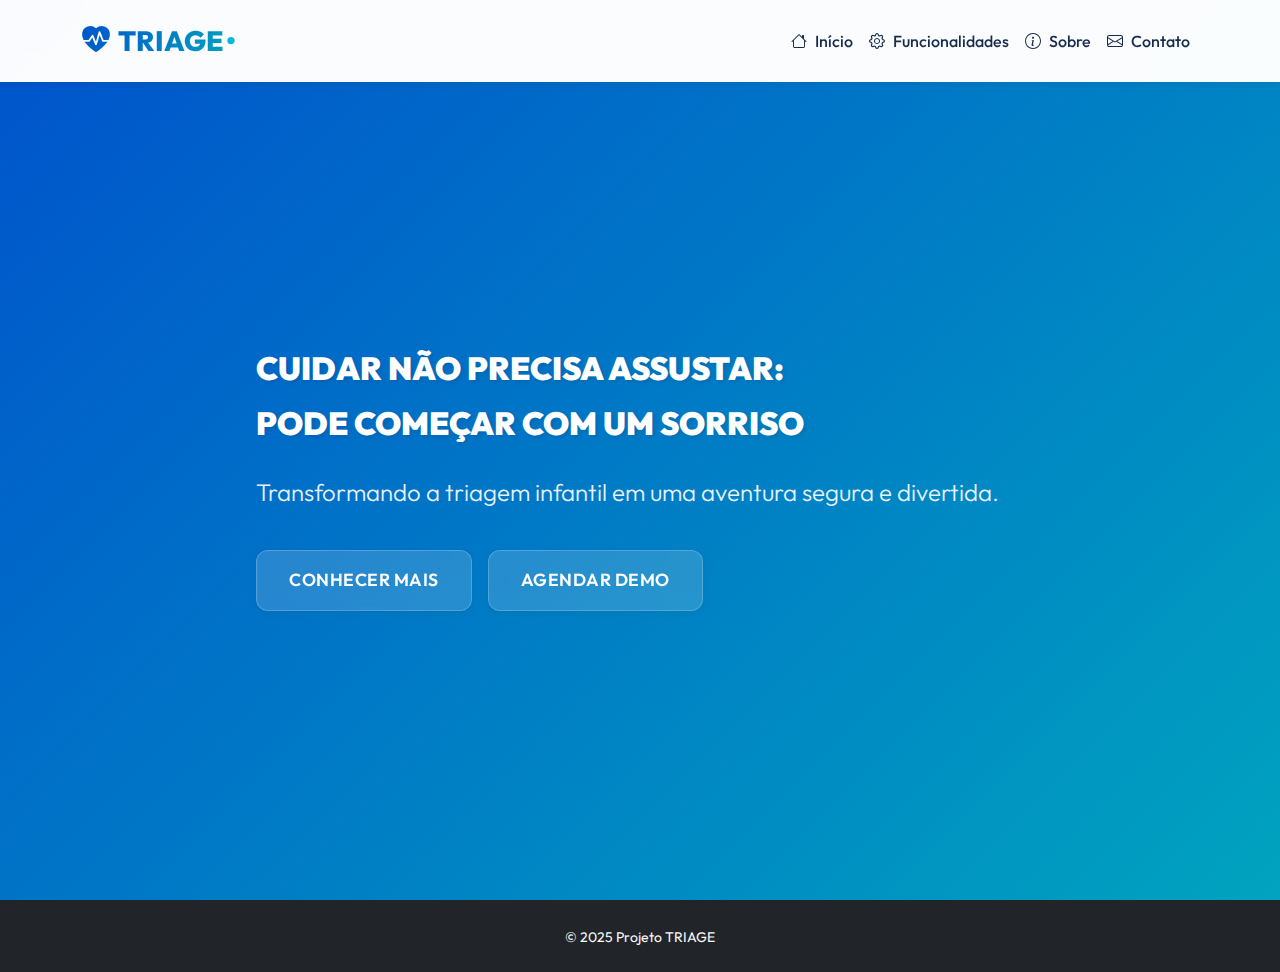
<file: index.html>
<!DOCTYPE html>
<html lang="pt-BR">
<head>
  <meta charset="UTF-8">
  <meta name="viewport" content="width=device-width, initial-scale=1">
  <title>TRIAGE Totem - Início</title>
  <link href="https://cdn.jsdelivr.net/npm/bootstrap@5.3.0/dist/css/bootstrap.min.css" rel="stylesheet">
  <link rel="stylesheet" href="https://cdn.jsdelivr.net/npm/bootstrap-icons@1.11.0/font/bootstrap-icons.css">
  <link href="style/index.css" rel="stylesheet">
  <link href="https://fonts.googleapis.com/css2?family=Outfit:wght@300;400;600;700;900&display=swap" rel="stylesheet">
</head>
<body>
  <nav class="navbar navbar-expand-lg fixed-top">
    <div class="container">
      <a class="navbar-brand d-flex align-items-center gap-2" href="/">
        <i class="bi bi-heart-pulse-fill"></i>
        TRIAGE
      </a>
      <button class="navbar-toggler border-0" type="button" data-bs-toggle="collapse" data-bs-target="#navbarNav">
        <i class="bi bi-list"></i>
      </button>
      <div class="collapse navbar-collapse" id="navbarNav">
        <ul class="navbar-nav ms-auto">
          <li class="nav-item">
            <a class="nav-link d-flex align-items-center gap-2" href="index.html">
              <i class="bi bi-house"></i> Início
            </a>
          </li>
          <li class="nav-item">
            <a class="nav-link d-flex align-items-center gap-2" href="funcionalidades.html">
              <i class="bi bi-gear"></i> Funcionalidades
            </a>
          </li>
          <li class="nav-item">
            <a class="nav-link d-flex align-items-center gap-2" href="sobre.html">
              <i class="bi bi-info-circle"></i> Sobre
            </a>
          </li>
          <li class="nav-item">
            <a class="nav-link d-flex align-items-center gap-2" href="contato.html">
              <i class="bi bi-envelope"></i> Contato
            </a>
          </li>
        </ul>
      </div>
    </div>
  </nav>

  <section class="hero">
    <div class="container">
      <div class="hero-content text-center text-lg-start" data-aos="fade-up">
        <div class="hero-titles">
          <h1>CUIDAR NÃO PRECISA ASSUSTAR:</h1>
          <h1>PODE COMEÇAR COM UM SORRISO</h1>
        </div>
        <p class="lead">Transformando a triagem infantil em uma aventura segura e divertida.</p>
        <div class="d-flex gap-3 justify-content-center justify-content-lg-start">
          <a href="funcionalidades.html" class="btn btn-light">Conhecer mais</a>
          <a href="contato.html" class="btn btn-light">Agendar Demo</a>
        </div>
      </div>
    </div>
  </section>

  <footer class="bg-dark text-light py-4">
    <div class="container text-center">
      <small>© 2025 Projeto TRIAGE</small>
    </div>
  </footer>

  <script src="https://cdn.jsdelivr.net/npm/bootstrap@5.3.0/dist/js/bootstrap.bundle.min.js"></script>
  <script src="script/main.js"></script>
</body>
</html>
</file>
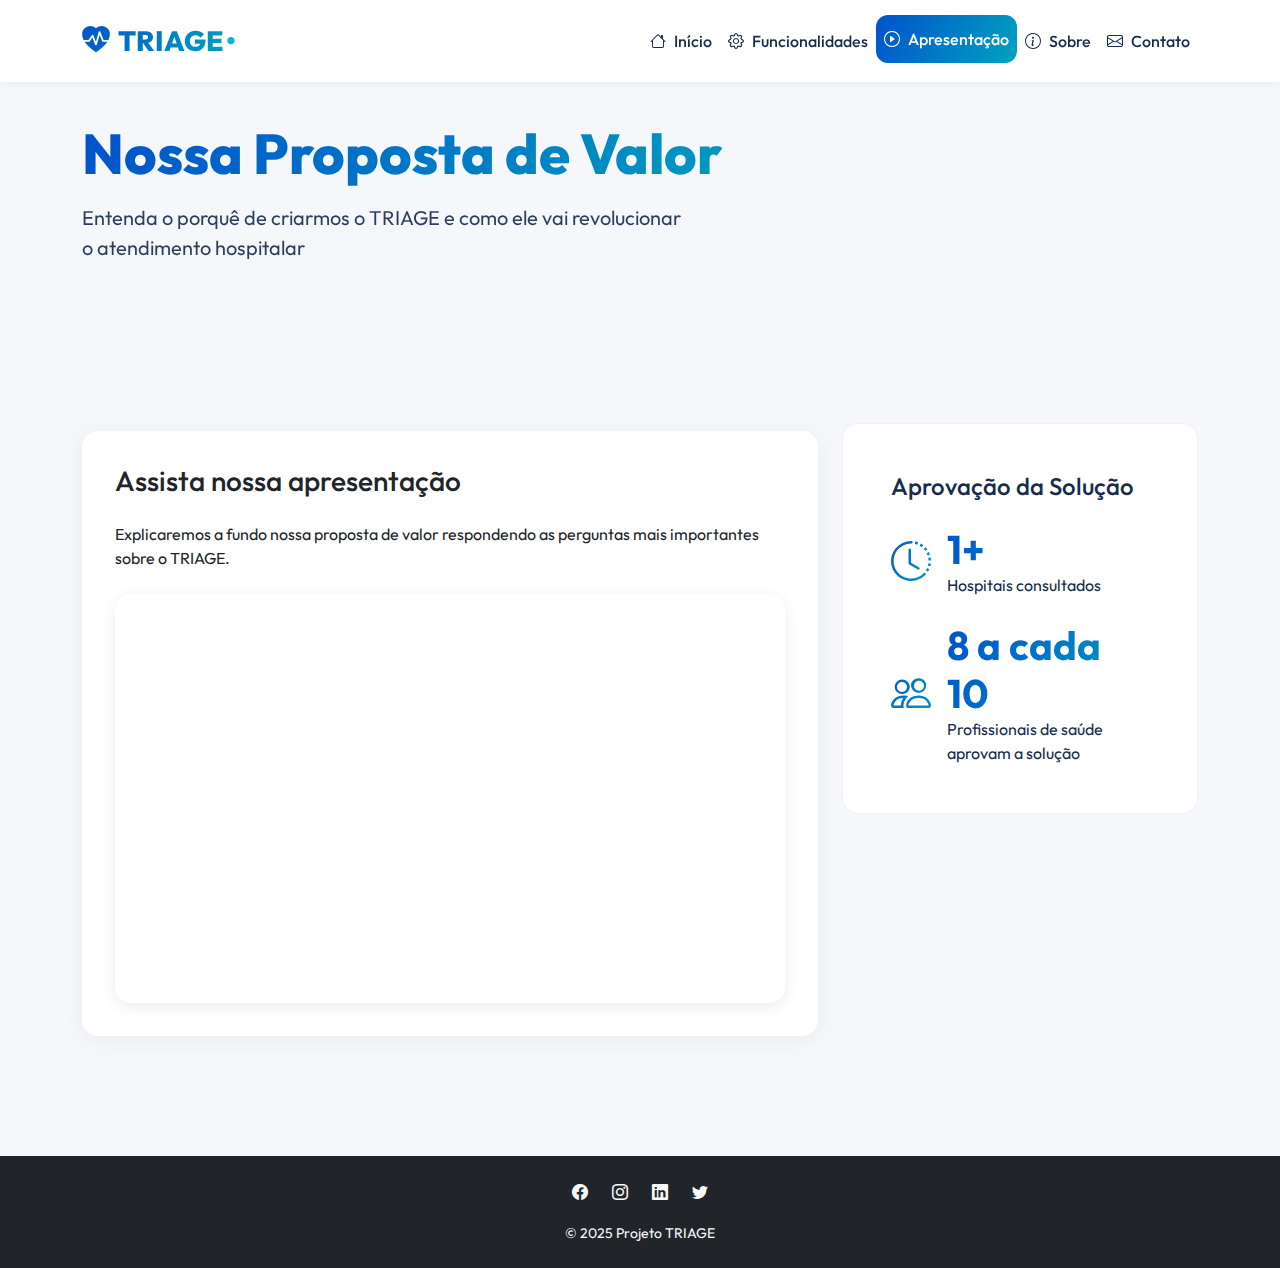
<file: apresentacao.html>
<!DOCTYPE html>
<html lang="pt-BR">
<head>
  <meta charset="UTF-8">
  <meta name="viewport" content="width=device-width, initial-scale=1">
  <title>Sobre - TRIAGE Totem</title>
  <link href="https://cdn.jsdelivr.net/npm/bootstrap@5.3.0/dist/css/bootstrap.min.css" rel="stylesheet">
  <link rel="stylesheet" href="https://cdn.jsdelivr.net/npm/bootstrap-icons@1.11.0/font/bootstrap-icons.css">
  <link href="style/index.css" rel="stylesheet">
  <link href="https://fonts.googleapis.com/css2?family=Outfit:wght@300;400;600;700;900&display=swap" rel="stylesheet">
</head>
<body>
  <nav class="navbar navbar-expand-lg fixed-top">
    <div class="container">
      <a class="navbar-brand d-flex align-items-center gap-2" href="/">
        <i class="bi bi-heart-pulse-fill"></i>
        TRIAGE
      </a>
      <button class="navbar-toggler border-0" type="button" data-bs-toggle="collapse" data-bs-target="#navbarNav">
        <i class="bi bi-list"></i>
      </button>
      <div class="collapse navbar-collapse" id="navbarNav">
        <ul class="navbar-nav ms-auto">
          <li class="nav-item">
            <a class="nav-link d-flex align-items-center gap-2" href="index.html">
              <i class="bi bi-house"></i> Início
            </a>
          </li>
          <li class="nav-item">
            <a class="nav-link d-flex align-items-center gap-2" href="funcionalidades.html">
              <i class="bi bi-gear"></i> Funcionalidades
            </a>
          </li>
          <li class="nav-item">
            <a class="nav-link active d-flex align-items-center gap-2" href="apresentacao.html">
              <i class="bi bi-play-circle"></i> Apresentação
            </a>
          </li>
          <li class="nav-item">
            <a class="nav-link d-flex align-items-center gap-2" href="sobre.html">
              <i class="bi bi-info-circle"></i> Sobre
            </a>
          </li>
          <li class="nav-item">
            <a class="nav-link d-flex align-items-center gap-2" href="contato.html">
              <i class="bi bi-envelope"></i> Contato
            </a>
          </li>
        </ul>
      </div>
    </div>
  </nav>

  <section class="page-header">
    <div class="container">
      <div class="row">
        <div class="col-lg-8">
          <h1 class="animate-slide-up">Nossa Proposta de Valor</h1>
          <p class="animate-slide-up delay-1">Entenda o porquê de criarmos o TRIAGE e como ele vai revolucionar o atendimento hospitalar</p>
        </div>
      </div>
    </div>
  </section>

  <section class="section">
    <div class="container">
      <div class="row g-4">
        <div class="col-lg-8">
          <div class="card animate-slide-up">
            <div class="card-body">
              <h2 class="h3 mb-4">Assista nossa apresentação</h2>
              <p>Explicaremos a fundo nossa proposta de valor respondendo as perguntas mais importantes sobre o TRIAGE.</p>
              
              <div class="video-container mt-4">
                <div class="ratio ratio-16x9">
                  <iframe 
                    src="https://www.youtube.com/embed/AJjW5NfrRlo" 
                    title="Pitch do TRIAGE" 
                    frameborder="0" 
                    allow="accelerometer; autoplay; clipboard-write; encrypted-media; gyroscope; picture-in-picture" 
                    allowfullscreen>
                  </iframe>
                </div>
              </div>
            </div>
          </div>
        </div>
        
        <div class="col-lg-4">
          <div class="stats-card animate-slide-up delay-1">
            <div class="card-body">
              <h3 class="h4 mb-4">Aprovação da Solução</h3>
              <div class="d-flex align-items-center mb-4">
                <i class="bi bi-clock-history icon me-3"></i>
                <div>
                  <h4 class="h2 mb-0">1+</h4>
                  <p class="mb-0">Hospitais consultados</p>
                </div>
              </div>
              <div class="d-flex align-items-center">
                <i class="bi bi-people icon me-3"></i>
                <div>
                  <h4 class="h2 mb-0">8 a cada 10</h4>
                  <p class="mb-0">Profissionais de saúde aprovam a solução</p>
                </div>
              </div>
            </div>
          </div>
        </div>
      </div>
    </div>
  </section>

  <footer class="bg-dark text-light py-4 mt-5">
    <div class="container text-center">
      <div class="d-flex justify-content-center gap-4 mb-3">
        <a href="#" class="text-light"><i class="bi bi-facebook"></i></a>
        <a href="#" class="text-light"><i class="bi bi-instagram"></i></a>
        <a href="#" class="text-light"><i class="bi bi-linkedin"></i></a>
        <a href="#" class="text-light"><i class="bi bi-twitter"></i></a>
      </div>
      <small>© 2025 Projeto TRIAGE</small>
    </div>
  </footer>

  <script src="https://cdn.jsdelivr.net/npm/bootstrap@5.3.0/dist/js/bootstrap.bundle.min.js"></script>
  <script src="script/main.js"></script>
  <script>
    // Adiciona classe scrolled na navbar quando rolar a página
    window.addEventListener('scroll', function() {
      const navbar = document.querySelector('.navbar');
      if (window.scrollY > 50) {
        navbar.classList.add('scrolled');
      } else {
        navbar.classList.remove('scrolled');
      }
    });
  </script>
</body>
</html>
</file>
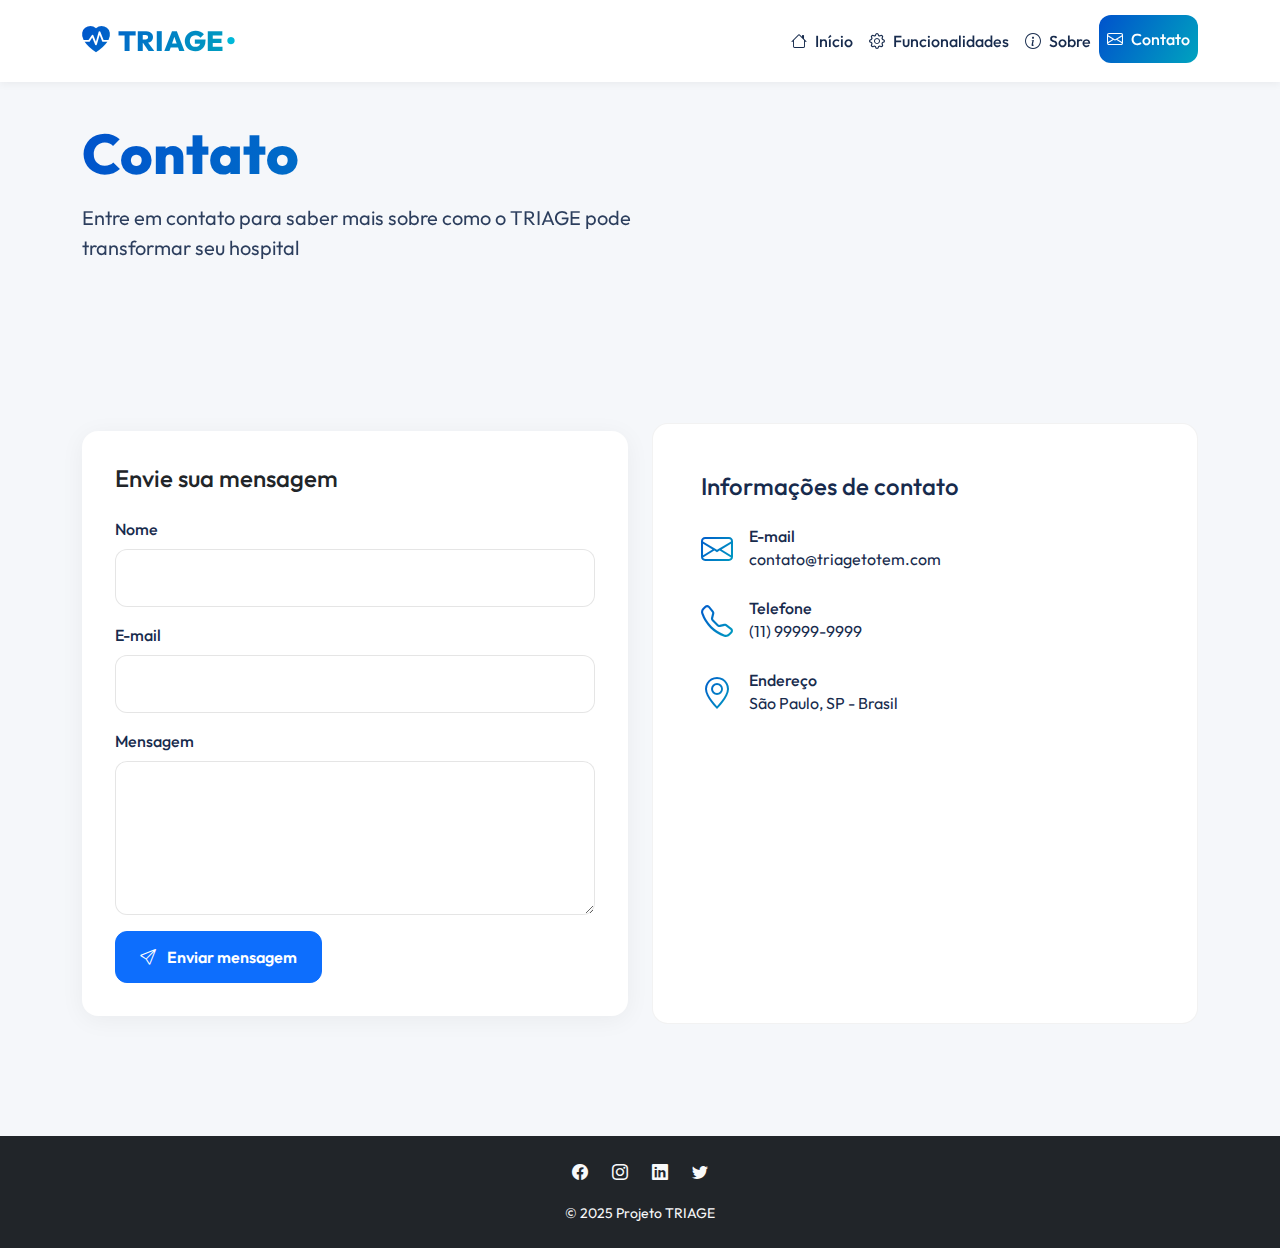
<file: contato.html>
<!DOCTYPE html>
<html lang="pt-BR">
<head>
  <meta charset="UTF-8">
  <meta name="viewport" content="width=device-width, initial-scale=1">
  <title>Contato - TRIAGE Totem</title>
  <link href="https://cdn.jsdelivr.net/npm/bootstrap@5.3.0/dist/css/bootstrap.min.css" rel="stylesheet">
  <link rel="stylesheet" href="https://cdn.jsdelivr.net/npm/bootstrap-icons@1.11.0/font/bootstrap-icons.css">
  <link href="style/index.css" rel="stylesheet">
  <link href="https://fonts.googleapis.com/css2?family=Outfit:wght@300;400;600;700;900&display=swap" rel="stylesheet">
</head>
<body>
  <nav class="navbar navbar-expand-lg fixed-top">
    <div class="container">
      <a class="navbar-brand d-flex align-items-center gap-2" href="/">
        <i class="bi bi-heart-pulse-fill"></i>
        TRIAGE
      </a>
      <button class="navbar-toggler border-0" type="button" data-bs-toggle="collapse" data-bs-target="#navbarNav">
        <i class="bi bi-list"></i>
      </button>
      <div class="collapse navbar-collapse" id="navbarNav">
        <ul class="navbar-nav ms-auto">
          <li class="nav-item">
            <a class="nav-link d-flex align-items-center gap-2" href="index.html">
              <i class="bi bi-house"></i> Início
            </a>
          </li>
          <li class="nav-item">
            <a class="nav-link d-flex align-items-center gap-2" href="funcionalidades.html">
              <i class="bi bi-gear"></i> Funcionalidades
            </a>
          </li>
          <li class="nav-item">
            <a class="nav-link d-flex align-items-center gap-2" href="sobre.html">
              <i class="bi bi-info-circle"></i> Sobre
            </a>
          </li>
          <li class="nav-item">
            <a class="nav-link active d-flex align-items-center gap-2" href="contato.html">
              <i class="bi bi-envelope"></i> Contato
            </a>
          </li>
        </ul>
      </div>
    </div>
  </nav>

  <section class="page-header">
    <div class="container">
      <div class="row">
        <div class="col-lg-8">
          <h1 class="animate-slide-up">Contato</h1>
          <p class="animate-slide-up delay-1">Entre em contato para saber mais sobre como o TRIAGE pode transformar seu hospital</p>
        </div>
      </div>
    </div>
  </section>

  <section class="section">
    <div class="container">
      <div class="row g-4">
        <div class="col-lg-6">
          <div class="card animate-slide-up">
            <div class="card-body">
              <h2 class="h4 mb-4">Envie sua mensagem</h2>
              <form class="contact-form">
                <div class="mb-3">
                  <label class="form-label">Nome</label>
                  <input type="text" class="form-control" required>
                </div>
                <div class="mb-3">
                  <label class="form-label">E-mail</label>
                  <input type="email" class="form-control" required>
                </div>
                <div class="mb-3">
                  <label class="form-label">Mensagem</label>
                  <textarea class="form-control" rows="5" required></textarea>
                </div>
                <button type="submit" class="btn btn-primary">
                  <i class="bi bi-send me-2"></i>
                  Enviar mensagem
                </button>
              </form>
            </div>
          </div>
        </div>
        
        <div class="col-lg-6">
          <div class="contact-info-card animate-slide-up delay-1">
            <div class="card-body">
              <h3 class="h4 mb-4">Informações de contato</h3>
              <div class="d-flex align-items-center mb-4">
                <i class="bi bi-envelope icon me-3"></i>
                <div>
                  <h4 class="h6 mb-0">E-mail</h4>
                  <p class="mb-0">contato@triagetotem.com</p>
                </div>
              </div>
              <div class="d-flex align-items-center mb-4">
                <i class="bi bi-telephone icon me-3"></i>
                <div>
                  <h4 class="h6 mb-0">Telefone</h4>
                  <p class="mb-0">(11) 99999-9999</p>
                </div>
              </div>
              <div class="d-flex align-items-center">
                <i class="bi bi-geo-alt icon me-3"></i>
                <div>
                  <h4 class="h6 mb-0">Endereço</h4>
                  <p class="mb-0">São Paulo, SP - Brasil</p>
                </div>
              </div>
            </div>
          </div>
        </div>
      </div>
    </div>
  </section>

  <footer class="bg-dark text-light py-4 mt-5">
    <div class="container text-center">
      <div class="d-flex justify-content-center gap-4 mb-3">
        <a href="#" class="text-light"><i class="bi bi-facebook"></i></a>
        <a href="#" class="text-light"><i class="bi bi-instagram"></i></a>
        <a href="#" class="text-light"><i class="bi bi-linkedin"></i></a>
        <a href="#" class="text-light"><i class="bi bi-twitter"></i></a>
      </div>
      <small>© 2025 Projeto TRIAGE</small>
    </div>
  </footer>

  <script src="https://cdn.jsdelivr.net/npm/bootstrap@5.3.0/dist/js/bootstrap.bundle.min.js"></script>
  <script src="script/main.js"></script>
  <script>
    // Adiciona classe scrolled na navbar quando rolar a página
    window.addEventListener('scroll', function() {
      const navbar = document.querySelector('.navbar');
      if (window.scrollY > 50) {
        navbar.classList.add('scrolled');
      } else {
        navbar.classList.remove('scrolled');
      }
    });
  </script>
</body>
</html>
</file>
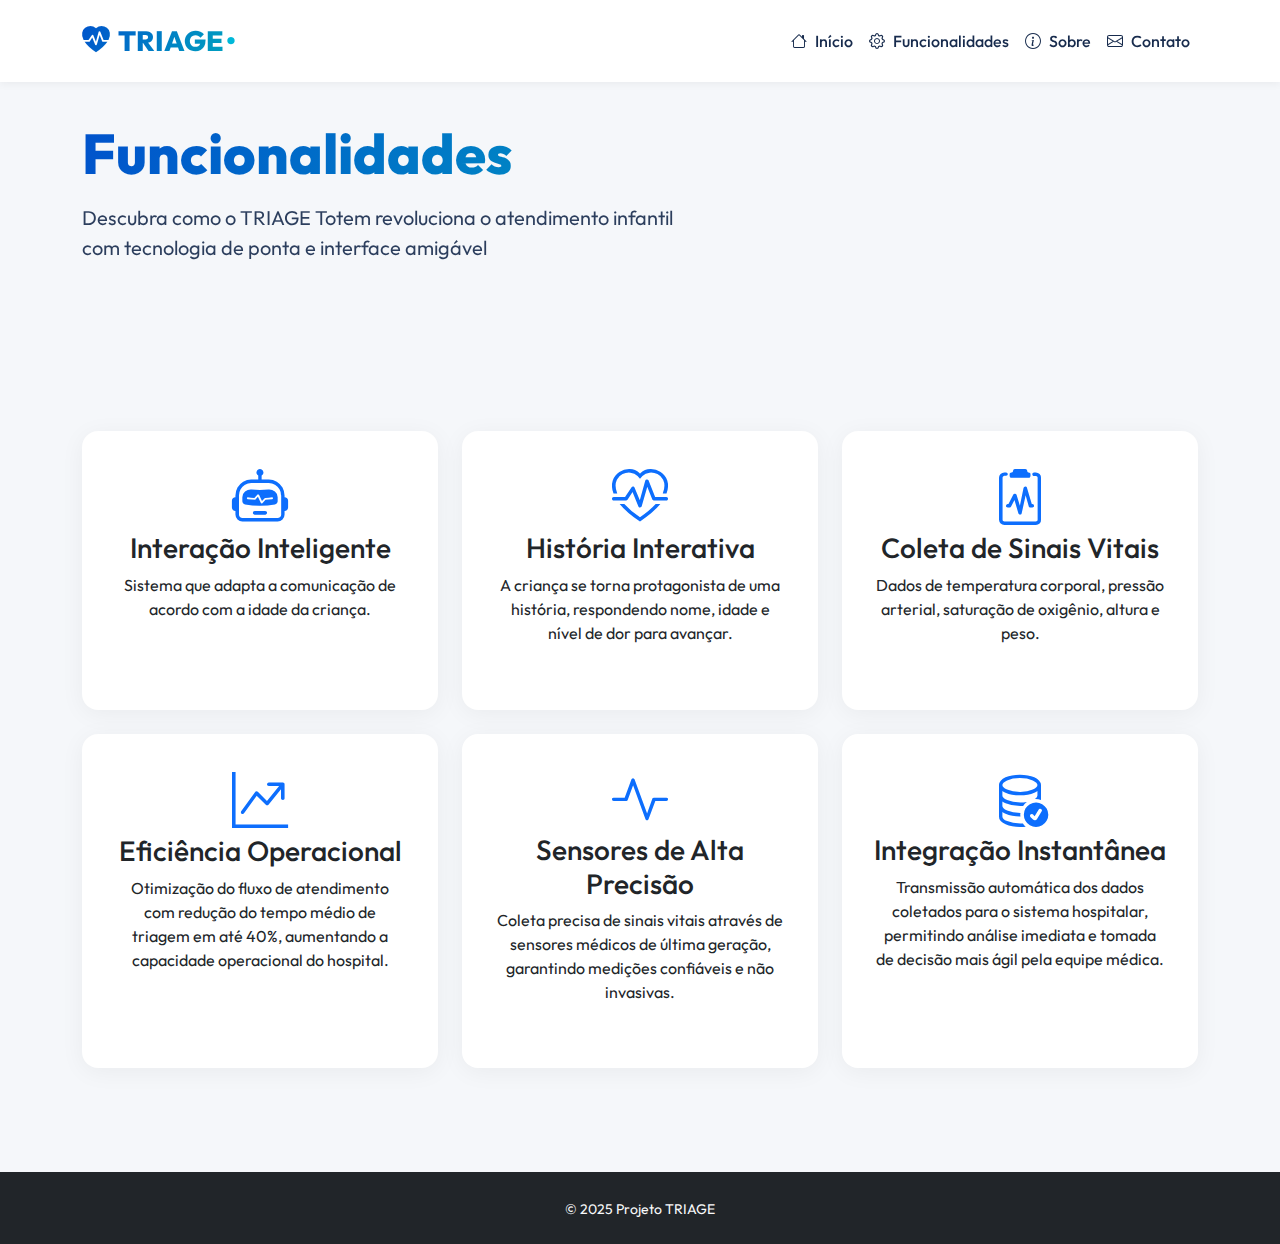
<file: funcionalidades.html>
<!DOCTYPE html>
<html lang="pt-BR">
<head>
  <meta charset="UTF-8">
  <meta name="viewport" content="width=device-width, initial-scale=1">
  <title>Funcionalidades - TRIAGE Totem</title>
  <link href="https://cdn.jsdelivr.net/npm/bootstrap@5.3.0/dist/css/bootstrap.min.css" rel="stylesheet">
  <link rel="stylesheet" href="https://cdn.jsdelivr.net/npm/bootstrap-icons@1.11.0/font/bootstrap-icons.css">
  <link href="style/index.css" rel="stylesheet">
  <link href="https://fonts.googleapis.com/css2?family=Outfit:wght@300;400;600;700;900&display=swap" rel="stylesheet">
</head>
<body>
  <nav class="navbar navbar-expand-lg fixed-top">
    <div class="container">
      <a class="navbar-brand d-flex align-items-center gap-2" href="/">
        <i class="bi bi-heart-pulse-fill"></i>
        TRIAGE
      </a>
      <button class="navbar-toggler border-0" type="button" data-bs-toggle="collapse" data-bs-target="#navbarNav">
        <i class="bi bi-list"></i>
      </button>
      <div class="collapse navbar-collapse" id="navbarNav">
        <ul class="navbar-nav ms-auto">
          <li class="nav-item">
            <a class="nav-link d-flex align-items-center gap-2" href="index.html">
              <i class="bi bi-house"></i> Início
            </a>
          </li>
          <li class="nav-item">
            <a class="nav-link d-flex align-items-center gap-2" href="funcionalidades.html">
              <i class="bi bi-gear"></i> Funcionalidades
            </a>
          </li>
          <li class="nav-item">
            <a class="nav-link d-flex align-items-center gap-2" href="sobre.html">
              <i class="bi bi-info-circle"></i> Sobre
            </a>
          </li>
          <li class="nav-item">
            <a class="nav-link d-flex align-items-center gap-2" href="contato.html">
              <i class="bi bi-envelope"></i> Contato
            </a>
          </li>
        </ul>
      </div>
    </div>
  </nav>

  <section class="page-header">
    <div class="container">
      <div class="row">
        <div class="col-lg-8">
          <h1>Funcionalidades</h1>
          <p>Descubra como o TRIAGE Totem revoluciona o atendimento infantil com tecnologia de ponta e interface amigável</p>
        </div>
      </div>
    </div>
  </section>

  <section class="section">
    <div class="container">
      <div class="row g-4">

        <div class="col-lg-4 col-md-6" data-aos="fade-up">
          <div class="card h-100">
            <div class="card-body text-center">
              <i class="bi bi-robot text-primary display-4 mb-3"></i>
              <h3>Interação Inteligente</h3>
              <p>Sistema que adapta a comunicação de acordo com a idade da criança.</p>
            </div>
          </div>
        </div>

        <div class="col-lg-4 col-md-6" data-aos="fade-up">
          <div class="card h-100">
            <div class="card-body text-center">
              <i class="bi bi-heart-pulse text-primary display-4 mb-3"></i>
              <h3>História Interativa</h3>
              <p>A criança se torna protagonista de uma história, respondendo nome, idade e nível de dor para avançar.</p>
            </div>
          </div>
        </div>

        <div class="col-lg-4 col-md-6" data-aos="fade-up">
          <div class="card h-100">
            <div class="card-body text-center">
              <i class="bi bi-clipboard2-pulse text-primary display-4 mb-3"></i>
              <h3>Coleta de Sinais Vitais</h3>
              <p>Dados de temperatura corporal, pressão arterial, saturação de oxigênio, altura e peso.</p>
            </div>
          </div>
        </div>

        <div class="col-lg-4 col-md-6" data-aos="fade-up">
          <div class="card h-100">
            <div class="card-body text-center">
              <i class="bi bi-graph-up-arrow text-primary display-4 mb-3"></i>
              <h3>Eficiência Operacional</h3>
              <p>Otimização do fluxo de atendimento com redução do tempo médio de triagem em até 40%, aumentando a capacidade operacional do hospital.</p>
            </div>
          </div>
        </div>

        <div class="col-lg-4 col-md-6" data-aos="fade-up" data-aos-delay="100">
          <div class="card h-100 border-0">
            <div class="card-body text-center">
              <i class="bi bi-activity text-primary display-4 mb-3"></i>
              <h3>Sensores de Alta Precisão</h3>
              <p>Coleta precisa de sinais vitais através de sensores médicos de última geração, garantindo medições confiáveis e não invasivas.</p>
            </div>
          </div>
        </div>

        <div class="col-lg-4 col-md-6" data-aos="fade-up" data-aos-delay="200">
          <div class="card h-100 border-0">
            <div class="card-body text-center">
              <i class="bi bi-database-check text-primary display-4 mb-3"></i>
              <h3>Integração Instantânea</h3>
              <p>Transmissão automática dos dados coletados para o sistema hospitalar, permitindo análise imediata e tomada de decisão mais ágil pela equipe médica.</p>
            </div>
          </div>
        </div>
      </div>
    </div>
  </section>

  <footer class="bg-dark text-light py-4 mt-5">
    <div class="container text-center">
      <small>© 2025 Projeto TRIAGE</small>
    </div>
  </footer>

  <script src="https://cdn.jsdelivr.net/npm/bootstrap@5.3.0/dist/js/bootstrap.bundle.min.js"></script>
  <script src="script/main.js"></script>
</body>
</html>
</file>
<file: style/index.css>
:root {
    --primary: #0052cc;
    --secondary: #00a3bf;
    --accent: #00b8d9;
    --background: #f5f7fa;
    --text: #172b4d;
    --gradient: linear-gradient(120deg, var(--primary), var(--secondary));
    --nav-bg: rgba(255, 255, 255, 0.98);
    --light: #ffffff;
    --shadow-sm: 0 2px 8px rgba(0, 0, 0, 0.05);
    --shadow-md: 0 4px 15px rgba(0, 0, 0, 0.08);
    --shadow-lg: 0 8px 30px rgba(0, 0, 0, 0.12);
    --transition: all 0.3s cubic-bezier(0.4, 0, 0.2, 1);
  }
  
  * {
    margin: 0;
    padding: 0;
    box-sizing: border-box;
  }
  
  body {
    font-family: 'Outfit', sans-serif;
    background: var(--background);
    color: var(--text);
  }
  
  /* Navegação */
  .navbar {
    position: fixed;
    top: 0;
    width: 100%;
    background: var(--nav-bg);
    backdrop-filter: blur(12px);
    box-shadow: var(--shadow-sm);
    z-index: 1000;
    padding: 0.8rem 0;
    transition: var(--transition);
  }
  
  .navbar.scrolled {
    padding: 0.5rem 0;
    box-shadow: var(--shadow-md);
  }
  
  .navbar-brand {
    font-size: 1.75rem;
    font-weight: 800;
    background: var(--gradient);
    -webkit-background-clip: text;
    background-clip: text;
    color: transparent;
    position: relative;
    transition: var(--transition);
  }
  
  .navbar-brand:hover {
    transform: scale(1.05);
  }
  
  .navbar-brand::after {
    content: '•';
    position: absolute;
    right: -12px;
    color: var(--accent);
    animation: pulse 2s infinite;
  }
  
  @keyframes pulse {
    0% { opacity: 1; }
    50% { opacity: 0.5; }
    100% { opacity: 1; }
  }
  
  .nav-link {
    font-weight: 500;
    color: var(--text) !important;
    padding: 0.75rem 1rem;
    margin: 0.25rem 0;
    border-radius: 12px;
    transition: var(--transition);
    position: relative;
    overflow: hidden;
  }
  
  .nav-link::before {
    content: '';
    position: absolute;
    top: 0;
    left: 0;
    width: 100%;
    height: 100%;
    background: var(--gradient);
    opacity: 0;
    transition: var(--transition);
    z-index: -1;
  }
  
  .nav-link:hover::before,
  .nav-link.active::before {
    opacity: 1;
  }
  
  .nav-link:hover,
  .nav-link.active {
    color: white !important;
    transform: translateY(-2px);
  }
  
  /* Hero Section */
  .hero {
    position: relative;
    min-height: 100vh;
    display: flex;
    align-items: center;
    padding: 100px 0 60px;
    overflow: hidden;
    background: linear-gradient(135deg, var(--primary), var(--secondary));
  }
  
  .hero::before {
    content: '';
    position: absolute;
    top: 0;
    left: 0;
    width: 100%;
    height: 100%;
    background: url('data:image/svg+xml,<svg width="20" height="20" viewBox="0 0 20 20" xmlns="http://www.w3.org/2000/svg"><rect width="1" height="1" fill="rgba(255,255,255,0.1)"/></svg>');
    opacity: 0.5;
    z-index: 1;
  }
  
  .hero-content {
    position: relative;
    z-index: 2;
    color: var(--light);
    max-width: 800px;
    margin: 0 auto;
    padding: 0 1rem;
  }
  
  .hero h1 {
    font-size: clamp(2rem, 5vw, 4rem);
    font-weight: 900;
    line-height: 1.2;
    color: var(--light);
    text-shadow: 2px 2px 4px rgba(0, 0, 0, 0.1);
    margin-bottom: 1rem;
  }
  
  .hero-titles {
    margin-bottom: 2rem;
    animation: fadeInUp 1s ease-out;
  }
  
  .hero p.lead {
    font-size: clamp(1.1rem, 2vw, 1.5rem);
    margin-bottom: 2.5rem;
    color: var(--light);
    opacity: 0.9;
    animation: fadeInUp 1s ease-out 0.2s backwards;
  }
  
  @keyframes fadeInUp {
    from {
      opacity: 0;
      transform: translateY(20px);
    }
    to {
      opacity: 1;
      transform: translateY(0);
    }
  }
  
  /* Botões */
  .btn {
    padding: 0.8rem 1.5rem;
    border-radius: 12px;
    font-weight: 600;
    transition: var(--transition);
    position: relative;
    overflow: hidden;
    z-index: 1;
  }
  
  .btn::before {
    content: '';
    position: absolute;
    top: 0;
    left: 0;
    width: 100%;
    height: 100%;
    background: rgba(255, 255, 255, 0.1);
    transform: translateX(-100%);
    transition: var(--transition);
    z-index: -1;
  }
  
  .btn:hover::before {
    transform: translateX(0);
  }
  
  .hero .btn {
    padding: 1rem 2rem;
    font-weight: 600;
    font-size: 1.1rem;
    border-radius: 12px;
    text-transform: uppercase;
    letter-spacing: 0.5px;
    color: var(--light) !important;
    background: rgba(255, 255, 255, 0.15);
    backdrop-filter: blur(8px);
    border: 1px solid rgba(255, 255, 255, 0.2);
    box-shadow: var(--shadow-sm);
  }
  
  .hero .btn:hover {
    background: var(--light);
    color: var(--primary) !important;
    transform: translateY(-3px);
    box-shadow: var(--shadow-lg);
  }
  
  /* Cards */
  .card {
    background: var(--card-bg, white);
    border-radius: 16px;
    border: 1px solid rgba(255,255,255,0.2);
    padding: 2rem;
    margin-bottom: 2rem;
    box-shadow: 0 4px 25px rgba(0,0,0,0.05);
    transition: all 0.3s ease;
  }
  
  .card:hover {
    transform: translateY(-5px);
    box-shadow: 0 8px 30px rgba(0,0,0,0.1);
  }
  
  /* Page Header */
  .page-header {
    background: var(--background);
    padding: 120px 0 80px;
    position: relative;
  }
  
  .page-header h1 {
    color: var(--primary);
    font-size: clamp(2rem, 7vw, 3.5rem);
    font-weight: 800;
    margin-bottom: 1rem;
    background: var(--gradient);
    -webkit-background-clip: text;
    background-clip: text;
    color: transparent;
    word-break: break-word;
  }
  
  .page-header p {
    color: var(--text);
    font-size: 1.25rem;
    opacity: 0.9;
    max-width: 600px;
  }
  
  /* Video Container */
  .ratio-16x9 {
    width: 100%;
    margin: 0 auto;
  }
  
  .ratio video {
    width: 100%;
    height: 100%;
    object-fit: cover;
    border-radius: 12px;
  }
  
/* Media Queries */

  @media (max-width: 768px) {
    .navbar-collapse {
      background: var(--nav-bg);
      padding: 1rem;
      border-radius: 12px;
      box-shadow: var(--shadow-md);
      margin-top: 1rem;
    }
    
    .nav-link {
      padding: 1rem;
      margin: 0.5rem 0;
    }
    
    .hero {
      text-align: center;
      padding: 80px 0 40px;
    }
    
    .hero-content {
      padding: 0 1.5rem;
    }
    
    .hero .d-flex {
      flex-direction: column;
      gap: 1rem;
    }
    
    .hero .btn {
      width: 100%;
      margin: 0.5rem 0;
    }
  }

  @media (min-width: 769px) {
    .hero .d-flex {
      gap: 1.5rem;
    }
  }

  @media (min-width: 576px) {
    .hero h1 {
      font-size: 2rem;
    }
    
    .hero {
      padding: 100px 0 40px;
    }
    
    .card {
      padding: 1rem;
      margin: 0.5rem 0;
    }
    
    .card-body {
      padding: 1rem;
    }
    
    .ratio-16x9 {
      margin: 1rem 0;
    }
    
    .ratio video {
      border-radius: 8px;
    }
  }
  
  @media (min-width: 768px) and (max-width: 991px) {
    .hero .d-flex {
      flex-direction: row !important;
      justify-content: center;
      gap: 1rem !important;
    }
    
    .hero .btn {
      width: auto;
      min-width: 200px;
      padding: 0.8rem 1.5rem;
      font-size: 1rem;
    }
    
    .hero-content {
      padding: 0 2rem;
    }
    
    .hero h1 {
      font-size: 3rem;
      line-height: 1.2;
    }
    
    .hero p.lead {
      font-size: 1.3rem;
      margin-bottom: 2.5rem;
    }
  }
  
  @media (min-width: 768px) and (max-width: 834px) {
    .hero .btn {
      min-width: 180px;
      padding: 0.7rem 1.2rem;
    }
  }
  
/* Animações */
@keyframes float {
  0% { transform: translateY(0px); }
  50% { transform: translateY(-10px); }
  100% { transform: translateY(0px); }
}

.floating {
  animation: float 3s ease-in-out infinite;
}

/* Hero Shapes */
.hero-shapes {
  position: absolute;
  top: 0;
  left: 0;
  width: 100%;
  height: 100%;
  overflow: hidden;
  z-index: 1;
}

.shape {
  position: absolute;
  background: rgba(255, 255, 255, 0.1);
  backdrop-filter: blur(8px);
  border: 1px solid rgba(255, 255, 255, 0.2);
  border-radius: 50%;
}

.shape-1 {
  width: 300px;
  height: 300px;
  top: -150px;
  right: -150px;
}

.shape-2 {
  width: 200px;
  height: 200px;
  bottom: -100px;
  left: -100px;
}

.shape-3 {
  width: 150px;
  height: 150px;
  top: 50%;
  right: 10%;
}

@media (max-width: 768px) {
  .shape-1 {
    width: 200px;
    height: 200px;
    top: -100px;
    right: -100px;
  }

  .shape-2 {
    width: 150px;
    height: 150px;
    bottom: -75px;
    left: -75px;
  }

  .shape-3 {
    width: 100px;
    height: 100px;
    top: 40%;
    right: 5%;
  }
}

/* Footer Social Icons */
.footer a {
  transition: var(--transition);
  font-size: 1.5rem;
}

.footer a:hover {
  transform: translateY(-3px);
  opacity: 0.8;
}

/* Páginas Internas */
.section {
  padding: 4rem 0;
}

/* Cards de Funcionalidades */
.feature-card {
  background: var(--light);
  border-radius: 16px;
  padding: 2rem;
  height: 100%;
  transition: var(--transition);
  border: 1px solid rgba(0, 0, 0, 0.05);
  position: relative;
  overflow: hidden;
}

.feature-card::before {
  content: '';
  position: absolute;
  top: 0;
  left: 0;
  width: 100%;
  height: 100%;
  background: var(--gradient);
  opacity: 0;
  transition: var(--transition);
  z-index: 0;
}

.feature-card:hover {
  transform: translateY(-5px);
  box-shadow: var(--shadow-lg);
}

.feature-card:hover::before {
  opacity: 0.05;
}

.feature-card .icon {
  font-size: 3rem;
  margin-bottom: 1.5rem;
  background: var(--gradient);
  -webkit-background-clip: text;
  background-clip: text;
  color: transparent;
  transition: var(--transition);
}

.feature-card:hover .icon {
  transform: scale(1.1);
}

.feature-card h3 {
  font-size: 1.5rem;
  margin-bottom: 1rem;
  color: var(--text);
}

.feature-card p {
  color: var(--text);
  opacity: 0.8;
  margin-bottom: 0;
}

/* Sobre */
.video-container {
  position: relative;
  border-radius: 16px;
  overflow: hidden;
  box-shadow: var(--shadow-md);
}

.video-container video {
  width: 100%;
  border-radius: 16px;
  transition: var(--transition);
}

.video-container:hover video {
  transform: scale(1.02);
}

.stats-card {
  background: var(--light);
  border-radius: 16px;
  padding: 2rem;
  margin-bottom: 1.5rem;
  transition: var(--transition);
  border: 1px solid rgba(0, 0, 0, 0.05);
}

.stats-card:hover {
  transform: translateY(-5px);
  box-shadow: var(--shadow-lg);
}

.stats-card .icon {
  font-size: 2.5rem;
  background: var(--gradient);
  -webkit-background-clip: text;
  background-clip: text;
  color: transparent;
}

.stats-card h4 {
  font-size: 2.5rem;
  font-weight: 700;
  margin: 0;
  background: var(--gradient);
  -webkit-background-clip: text;
  background-clip: text;
  color: transparent;
}

/* Contato */
.contact-form .form-control {
  border-radius: 12px;
  padding: 1rem;
  border: 1px solid rgba(0, 0, 0, 0.1);
  transition: var(--transition);
}

.contact-form .form-control:focus {
  border-color: var(--primary);
  box-shadow: 0 0 0 0.2rem rgba(0, 82, 204, 0.15);
}

.contact-form .form-label {
  font-weight: 500;
  color: var(--text);
  margin-bottom: 0.5rem;
}

.contact-info-card {
  background: var(--light);
  border-radius: 16px;
  padding: 2rem;
  height: 100%;
  transition: var(--transition);
  border: 1px solid rgba(0, 0, 0, 0.05);
}

.contact-info-card:hover {
  transform: translateY(-5px);
  box-shadow: var(--shadow-lg);
}

.contact-info-card .icon {
  font-size: 2rem;
  background: var(--gradient);
  -webkit-background-clip: text;
  background-clip: text;
  color: transparent;
}

/* Media Queries para Páginas Internas */
@media (max-width: 768px) {
  .section {
    padding: 2rem 0;
  }

  .feature-card {
    padding: 1.5rem;
  }

  .feature-card .icon {
    font-size: 2.5rem;
    margin-bottom: 1rem;
  }

  .feature-card h3 {
    font-size: 1.25rem;
  }

  .stats-card {
    padding: 1.5rem;
  }

  .stats-card h4 {
    font-size: 2rem;
  }

  .contact-form .form-control {
    padding: 0.8rem;
  }

  .contact-info-card {
    padding: 1.5rem;
  }
}

/* Animações para Páginas Internas */
@keyframes slideInUp {
  from {
    opacity: 0;
    transform: translateY(30px);
  }
  to {
    opacity: 1;
    transform: translateY(0);
  }
}

.animate-slide-up {
  animation: slideInUp 0.6s ease-out forwards;
}

.delay-1 { animation-delay: 0.1s; }
.delay-2 { animation-delay: 0.2s; }
.delay-3 { animation-delay: 0.3s; }

@media (max-width: 576px) {
  .page-header {
    padding: 80px 0 40px;
  }
  .page-header h1 {
    font-size: 2rem;
    line-height: 1.1;
    word-break: break-word;
  }
  .page-header p {
    font-size: 1rem;
  }
}
</file>
